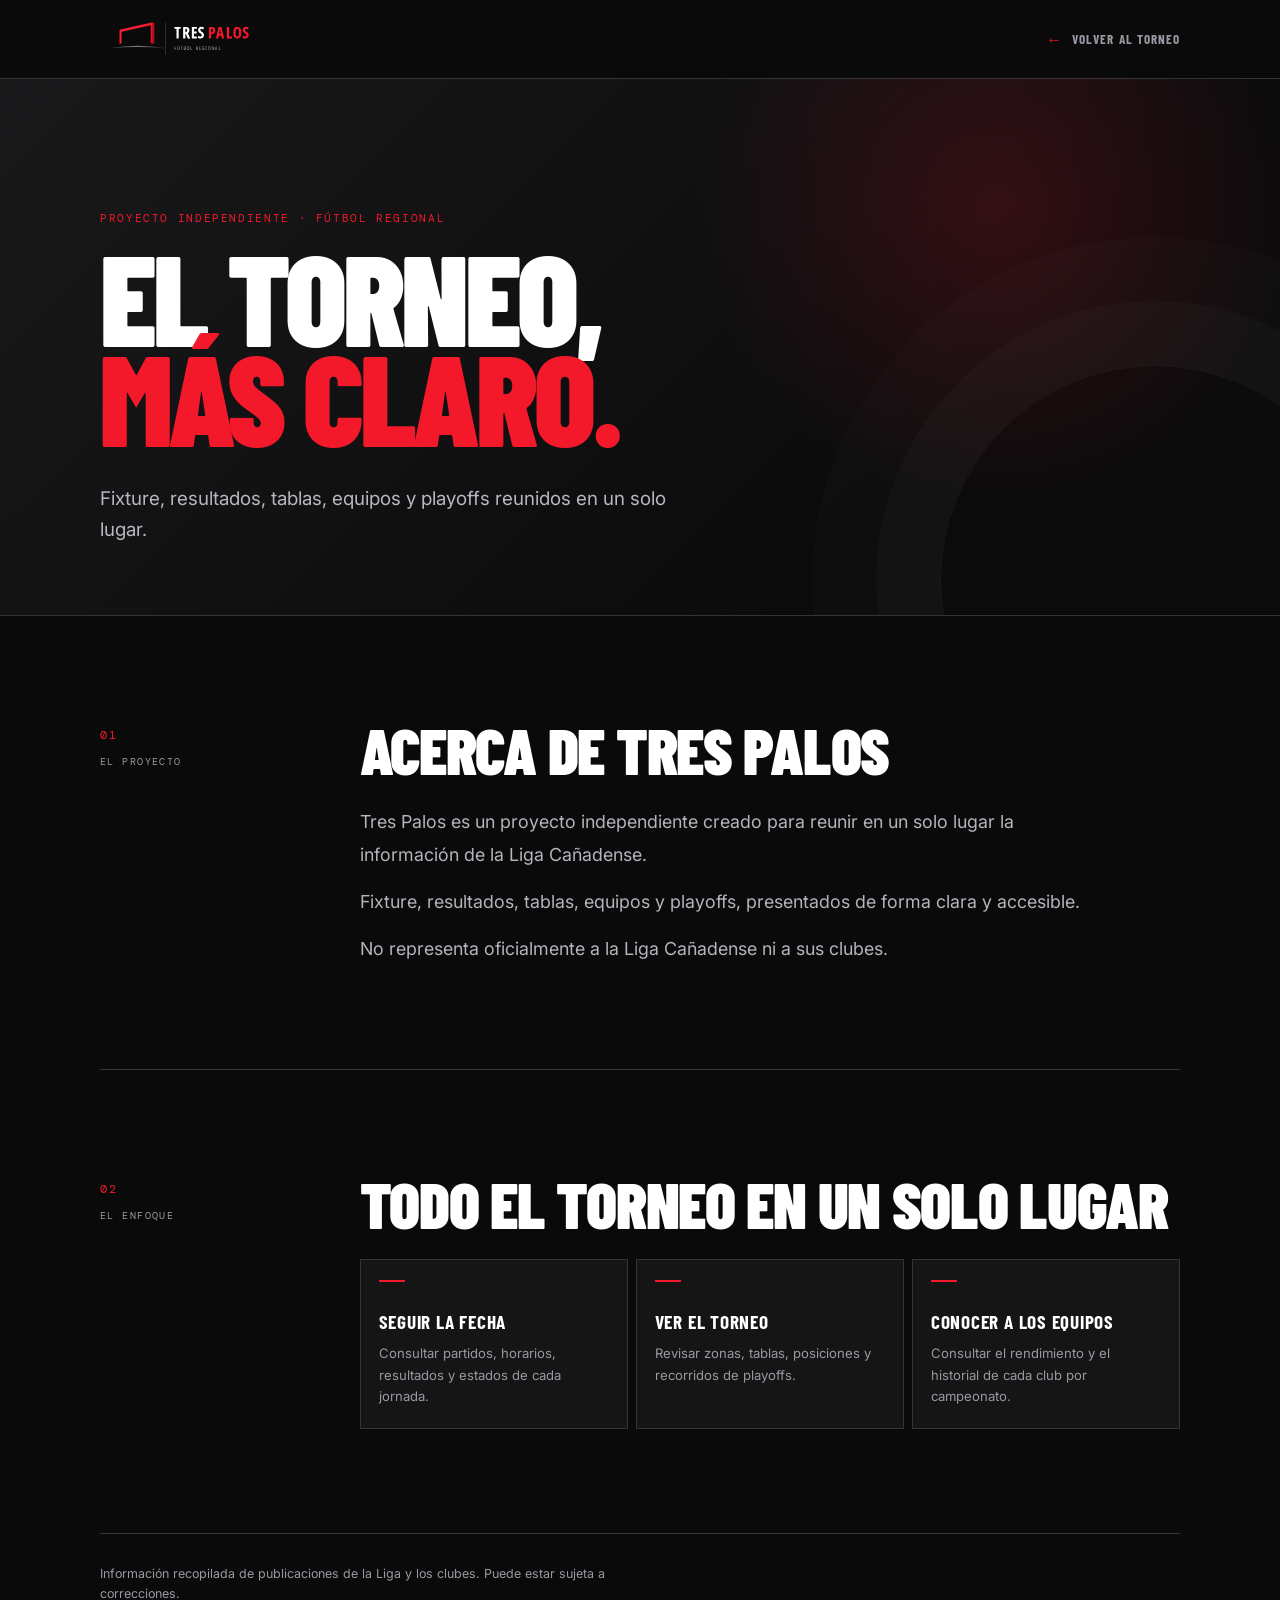
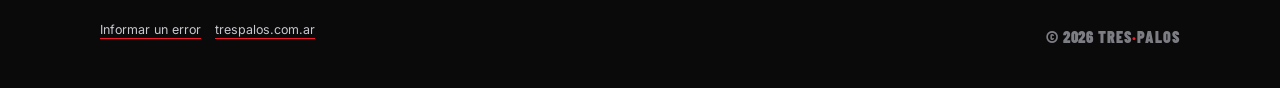
<file: acerca.html>
<!DOCTYPE html>
<html lang="es-AR">
<head>
  <meta charset="UTF-8">
  <meta name="viewport" content="width=device-width, initial-scale=1.0">
  <title>Acerca de Tres Palos — Fútbol Regional</title>
  <meta
    name="description"
    content="Conocé el proyecto independiente Tres Palos y su trabajo para ordenar y visualizar datos del fútbol regional."
  >
  <meta name="theme-color" content="#0A0B0D">

  <!-- Dominio oficial: actualizar estas URLs solo si cambia el dominio público. -->
  <link rel="canonical" href="https://trespalos.com.ar/acerca.html">
  <meta property="og:type" content="website">
  <meta property="og:locale" content="es_AR">
  <meta property="og:site_name" content="Tres Palos">
  <meta property="og:title" content="Acerca de Tres Palos — Fútbol Regional">
  <meta
    property="og:description"
    content="Un proyecto independiente creado para ordenar y visualizar datos del fútbol regional."
  >
  <meta property="og:url" content="https://trespalos.com.ar/acerca.html">
  <meta
    property="og:image"
    content="https://trespalos.com.ar/assets/brand/social/tres-palos-compartir-1200x630.png"
  >
  <meta property="og:image:width" content="1200">
  <meta property="og:image:height" content="630">
  <meta property="og:image:alt" content="Tres Palos — Fútbol Regional">

  <link rel="icon" type="image/svg+xml" href="/assets/brand/favicon/favicon.svg">
  <link rel="icon" type="image/png" sizes="32x32" href="/assets/brand/favicon/favicon-32x32.png">
  <link rel="apple-touch-icon" sizes="180x180" href="/assets/brand/favicon/favicon-180x180.png">
  <link rel="manifest" href="/manifest.webmanifest">

  <script type="application/ld+json">
  {
    "@context": "https://schema.org",
    "@type": "AboutPage",
    "name": "Acerca de Tres Palos",
    "url": "https://trespalos.com.ar/acerca.html",
    "description": "Tres Palos es un proyecto independiente creado para ordenar y visualizar datos del fútbol regional.",
    "inLanguage": "es-AR",
    "isPartOf": {
      "@id": "https://trespalos.com.ar/#website"
    },
    "about": {
      "@id": "https://trespalos.com.ar/#organization"
    }
  }
  </script>

  <link rel="stylesheet" href="/styles/about.css?v=1">
  <link rel="preconnect" href="https://fonts.googleapis.com">
  <link rel="preconnect" href="https://fonts.gstatic.com" crossorigin>
  <link href="https://fonts.googleapis.com/css2?family=Barlow+Condensed:wght@600;700;900&family=DM+Mono:wght@400;500&family=Inter:wght@400;500;600&display=swap" rel="stylesheet">
</head>
<body>
  <a class="skip-link" href="#contenido">Saltar al contenido</a>

  <header class="about-header">
    <div class="about-header__inner">
      <a class="about-brand" href="/" aria-label="Ir al inicio de Tres Palos">
        <img
          src="/assets/brand/tres-palos-logo-horizontal-fondo-oscuro.svg"
          alt="Tres Palos"
          width="240"
          height="63"
        >
      </a>
      <a class="about-back" href="/">
        <span aria-hidden="true">←</span> Volver al torneo
      </a>
    </div>
  </header>

  <main id="contenido">
    <section class="about-hero" aria-labelledby="about-title">
      <div class="about-hero__inner">
        <p class="about-kicker">Proyecto independiente · Fútbol regional</p>
        <h1 id="about-title">
          El torneo,<br>
          <em>más claro.</em>
        </h1>
        <p class="about-lead">
          Fixture, resultados, tablas, equipos y playoffs reunidos en un solo lugar.
        </p>
      </div>
    </section>

    <div class="about-content">
      <section class="about-statement" aria-labelledby="project-title">
        <div class="about-section-label">
          <span>01</span>
          <p>El proyecto</p>
        </div>
        <div class="about-section-copy">
          <h2 id="project-title">Acerca de Tres Palos</h2>
          <p>
            Tres Palos es un proyecto independiente creado para reunir en un solo lugar
            la información de la Liga Cañadense.
          </p>
          <p>
            Fixture, resultados, tablas, equipos y playoffs, presentados de forma clara
            y accesible.
          </p>
          <p>
            No representa oficialmente a la Liga Cañadense ni a sus clubes.
          </p>
        </div>
      </section>

      <section class="about-method" aria-labelledby="method-title">
        <div class="about-section-label">
          <span>02</span>
          <p>El enfoque</p>
        </div>
        <div class="about-section-copy">
          <h2 id="method-title">TODO EL TORNEO EN UN SOLO LUGAR</h2>
          <div class="about-principles">
            <article>
              <span>SEGUIR LA FECHA</span>
              <p>Consultar partidos, horarios, resultados y estados de cada jornada.</p>
            </article>
            <article>
              <span>VER EL TORNEO</span>
              <p>Revisar zonas, tablas, posiciones y recorridos de playoffs.</p>
            </article>
            <article>
              <span>CONOCER A LOS EQUIPOS</span>
              <p>Consultar el rendimiento y el historial de cada club por campeonato.</p>
            </article>
          </div>
        </div>
      </section>
    </div>
  </main>

  <footer class="about-footer">
    <div>
      <p>
        Información recopilada de publicaciones de la Liga y los clubes. Puede estar sujeta a correcciones.
      </p>
      <div class="about-footer__links">
        <a href="mailto:trespalos.lcf@gmail.com?subject=Correcci%C3%B3n%20de%20dato%20en%20Tres%20Palos&body=Secci%C3%B3n%20o%20partido%3A%0ADato%20a%20corregir%3A%0AFuente%20o%20detalle%3A">Informar un error</a>
        <a href="https://trespalos.com.ar">trespalos.com.ar</a>
      </div>
    </div>
    <div class="about-footer__mark">© 2026 Tres<span>·</span>Palos</div>
  </footer>
</body>
</html>
</file>
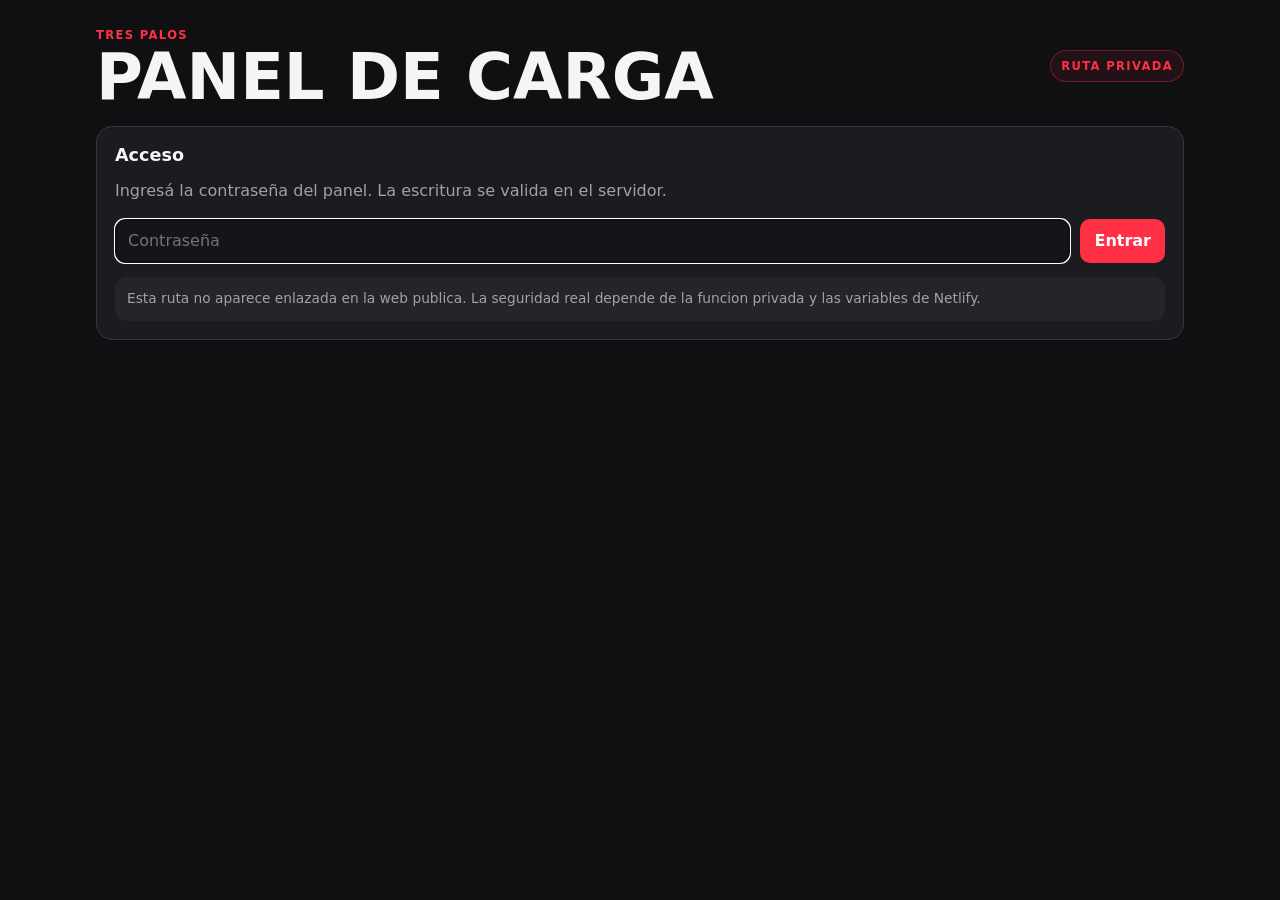
<file: tp-admin-7c9f2026.html>
<!doctype html>
<html lang="es">
<head>
  <meta charset="utf-8">
  <meta name="viewport" content="width=device-width, initial-scale=1">
  <meta name="robots" content="noindex,nofollow">
  <title>Panel de carga · Tres Palos</title>
  <link rel="stylesheet" href="styles/admin.css?v=18">
</head>
<body>
  <main class="admin-shell">
    <header class="admin-header">
      <div>
        <span class="eyebrow">Tres Palos</span>
        <h1>Panel de carga</h1>
      </div>
      <span class="route-badge">Ruta privada</span>
    </header>

    <section class="admin-card" id="authCard">
      <h2>Acceso</h2>
      <p>Ingresá la contraseña del panel. La escritura se valida en el servidor.</p>
      <form id="authForm" class="auth-form">
        <input
          id="adminPassword"
          type="password"
          autocomplete="current-password"
          placeholder="Contraseña"
          required
        >
        <button type="submit">Entrar</button>
      </form>
      <div class="notice">
        Esta ruta no aparece enlazada en la web publica. La seguridad real depende
        de la funcion privada y las variables de Netlify.
      </div>
    </section>

    <section class="admin-app hidden" id="adminApp">
      <div class="status" id="statusBox">Listo.</div>

      <div class="admin-navigation">
        <div
          class="admin-view-tabs"
          role="tablist"
          aria-label="Vista del panel"
        >
          <button
            type="button"
            class="admin-view-tab on"
            id="adminViewPartidosTab"
            data-admin-view="partidos"
            role="tab"
            aria-selected="true"
            aria-controls="adminViewPartidos"
          >
            PARTIDOS
          </button>
          <button
            type="button"
            class="admin-view-tab"
            id="adminViewJugadoresTab"
            data-admin-view="jugadores"
            role="tab"
            aria-selected="false"
            aria-controls="adminViewJugadores"
          >
            JUGADORES
          </button>
        </div>

        <div class="admin-global-actions">
          <button type="button" id="refreshBtn" class="ghost">
            Recargar datos
          </button>
          <button type="button" id="logoutBtn" class="ghost">Salir</button>
        </div>
      </div>

      <section
        class="admin-view-panel admin-view-panel--partidos"
        id="adminViewPartidos"
        data-admin-view-panel="partidos"
        role="tabpanel"
        aria-labelledby="adminViewPartidosTab"
      >
        <section class="admin-card tournament-panel">
          <div class="panel-heading">
            <div>
              <span class="eyebrow">Contexto obligatorio</span>
              <h2>Torneo de trabajo</h2>
            </div>
            <span class="tournament-state" id="workTournamentState">
              Sin seleccionar
            </span>
          </div>

          <p class="stage-intro">
            Elegi el torneo antes de cargar, corregir o eliminar datos del panel.
            Las operaciones de partidos e incidencias quedan limitadas a este
            torneo.
          </p>

          <div class="work-tournament-controls">
            <label>
              Torneo
              <select id="workTournamentSelect" required>
                <option value="">Cargando torneos...</option>
              </select>
            </label>
          </div>

          <div class="form-feedback" id="workTournamentFeedback">
            Selecciona un torneo para habilitar partidos e incidencias.
          </div>
        </section>

        <div class="toolbar match-filters">
          <div>
            <label for="typeFilter">Tipo</label>
            <select id="typeFilter">
              <option value="regular">Fase regular</option>
              <option value="playoff">Playoffs</option>
              <option value="all">Todos</option>
            </select>
          </div>
          <div>
            <label for="dateFilter">Fecha</label>
            <select id="dateFilter">
              <option value="">Todas</option>
            </select>
          </div>
          <div>
            <label for="zoneFilter">Zona</label>
            <select id="zoneFilter">
              <option value="">Todas</option>
            </select>
          </div>
          <div>
            <label for="statusFilter">Estado</label>
            <select id="statusFilter">
              <option value="">Todos</option>
            </select>
          </div>
          <div>
            <label for="searchInput">Buscar</label>
            <input id="searchInput" type="search" placeholder="Equipo o ID">
          </div>
        </div>

        <div class="admin-grid match-workflow">
        <section class="admin-card matches-panel">
          <h2>Partidos</h2>
          <div id="matchListSummary" class="match-list-summary">
            Selecciona un torneo para listar partidos.
          </div>
          <div id="matchList" class="match-list"></div>
        </section>

        <div class="match-workflow-detail">
          <section class="admin-card selected-match-panel" id="selectedMatchPanel">
            <div class="panel-heading">
              <div>
                <span class="eyebrow">Partido seleccionado</span>
                <h2>Partido seleccionado</h2>
              </div>
              <span class="selected-match-state" id="selectedMatchState">
                Sin seleccionar
              </span>
            </div>
            <div id="selectedMatchSummary" class="selected-match-summary">
              Elegí un partido para continuar.
            </div>
          </section>

          <section class="admin-card editor-panel" id="matchEditorPanel">
            <h2>Editar partido</h2>
            <div id="emptyEditor" class="empty-editor">
              Elegí un partido para cargar datos.
            </div>

            <form id="matchForm" class="match-form hidden">
              <input type="hidden" id="partidoId">

              <div class="form-section-title">Equipos</div>
              <div class="form-row two">
                <label>
                  Local
                  <input id="localInput" type="text">
                </label>
                <label>
                  Visitante
                  <input id="visitanteInput" type="text">
                </label>
              </div>

              <div class="form-section-title">Programación</div>
              <div class="form-row three">
                <label>
                  Fecha
                  <input id="fechaInput" type="date">
                </label>
                <label>
                  Hora
                  <input id="horaInput" type="time">
                </label>
                <label>
                  Estado
                  <select id="estadoInput">
                    <option value="programado">Programado</option>
                    <option value="en_vivo">En vivo</option>
                    <option value="finalizado">Finalizado</option>
                    <option value="pendiente_resultado">Pendiente resultado</option>
                    <option value="suspendido">Suspendido</option>
                    <option value="postergado">Postergado</option>
                  </select>
                </label>
              </div>

              <div class="form-row two">
                <label>
                  Estadio / sede
                  <input id="estadioInput" type="text" placeholder="Vacío = A confirmar">
                </label>
                <label>
                  Árbitro principal
                  <input id="arbitroInput" type="text" placeholder="Vacío = A confirmar">
                </label>
              </div>

              <div class="form-section-title">Inicio</div>
              <div class="featured-admin-box">
                <label class="featured-toggle">
                  <input id="destacadoInicioInput" type="checkbox">
                  <span>
                    <strong>Destacar en Inicio</strong>
                    <small>Al guardar, reemplaza al destacado actual de este torneo.</small>
                  </span>
                </label>

                <label id="destacadoTituloLabel">
                  Título destacado
                  <input
                    id="destacadoTituloInput"
                    type="text"
                    maxlength="120"
                    placeholder="Clásico de Las Parejas"
                  >
                </label>
              </div>

              <div class="form-section-title">Resultado</div>
              <div class="form-row two">
                <label>
                  Goles local
                  <input id="golesLocalInput" type="number" min="0" inputmode="numeric">
                </label>
                <label>
                  Goles visitante
                  <input id="golesVisitanteInput" type="number" min="0" inputmode="numeric">
                </label>
              </div>

              <div class="form-row two">
                <label>
                  Penales local
                  <input id="penalesLocalInput" type="number" min="0" inputmode="numeric">
                </label>
                <label>
                  Penales visitante
                  <input id="penalesVisitanteInput" type="number" min="0" inputmode="numeric">
                </label>
              </div>

              <div class="source-info" id="sourceInfo"></div>

              <div class="actions">
                <button type="submit" id="saveBtn">Guardar cambios</button>
                <button type="button" class="ghost" id="clearScoreBtn">Limpiar resultado</button>
              </div>
              <div class="form-feedback" id="saveFeedback">
                Modificá uno o más campos y guardá los cambios.
              </div>
            </form>
          </section>
        </div>
      </div>

      <section class="admin-card live-mode-panel">
        <div class="panel-heading">
          <div>
            <span class="eyebrow">Carga posterior</span>
            <h2>Incidencias del partido</h2>
          </div>
          <span class="live-mode-state" id="liveModeState">
            Sin seleccionar
          </span>
        </div>

        <div class="match-required-message">
          Elegí un partido para continuar.
        </div>

        <div class="match-dependent-detail">
          <p class="stage-intro">
            El resultado no se modifica desde acá. Elegí primero el equipo,
            después la incidencia y finalmente el jugador del plantel.
            Tiempo y minuto son opcionales.
          </p>

          <label class="live-match-select">
            Partido
            <select id="liveMatch"></select>
          </label>

          <div class="live-scoreboard">
            <div class="live-team live-team-local">
              <span>Local</span>
              <strong id="liveLocalName">Por definir</strong>
            </div>
            <div class="live-score" id="liveScore">0 - 0</div>
            <div class="live-team live-team-away">
              <span>Visitante</span>
              <strong id="liveAwayName">Por definir</strong>
            </div>
          </div>
          <div class="live-team-picker" aria-labelledby="liveTeamPickerTitle">
            <div class="form-section-title" id="liveTeamPickerTitle">
              ¿PARA QUÉ EQUIPO?
            </div>
            <div class="live-team-options">
              <button
                type="button"
                class="live-team-option"
                id="liveTeamLocalBtn"
                data-live-side="local"
                aria-pressed="false"
              >
                <strong>Por definir</strong>
                <small>LOCAL</small>
              </button>
              <button
                type="button"
                class="live-team-option"
                id="liveTeamAwayBtn"
                data-live-side="visitante"
                aria-pressed="false"
              >
                <strong>Por definir</strong>
                <small>VISITANTE</small>
              </button>
            </div>
            <div
              class="event-player-state"
              id="liveSelectedTeamState"
              aria-live="polite"
            >
              Primero elegí el equipo
            </div>
          </div>
          <div class="live-action-panel" aria-labelledby="liveActionTitle">
            <div class="form-section-title" id="liveActionTitle">
              Tipo de incidencia
            </div>
            <div class="live-action-grid" id="liveActionGrid"></div>
          </div>
          <div class="live-goal-progress" id="liveGoalProgress">
            Cargá primero el resultado del partido.
          </div>
          <div class="live-consistency">
            <div class="live-consistency-head">
              <strong>Control de consistencia</strong>
              <span id="liveConsistencyState">Sin revisar</span>
            </div>
            <div id="liveConsistencyList">
              Elegí un partido para revisar sus incidencias.
            </div>
          </div>

          <div class="live-timeline-heading">
            <h3>Últimas acciones</h3>
            <span id="liveEventCount">0 incidencias</span>
          </div>
          <div class="live-timeline" id="liveTimeline">
            Elegí un partido para comenzar.
          </div>

          <div class="live-controls">
            <button type="button" class="ghost" id="liveUndoBtn">
              Deshacer última
            </button>
            <button type="button" id="liveFinishBtn">
              Confirmar finalizado
            </button>
          </div>

          <div class="form-feedback" id="liveFeedback">
            Elegí un partido para completar sus incidencias.
          </div>
        </div>
      </section>

      <div class="live-picker hidden" id="livePicker" aria-hidden="true">
        <div class="live-picker-backdrop" data-live-close></div>
        <section
          class="live-picker-sheet"
          role="dialog"
          aria-modal="true"
          aria-labelledby="livePickerTitle"
        >
          <div class="live-picker-head">
            <div>
              <span class="eyebrow" id="livePickerEyebrow">
                Incidencia
              </span>
              <h2 id="livePickerTitle">Elegí al jugador</h2>
            </div>
            <button
              type="button"
              class="ghost live-picker-close"
              id="livePickerCloseBtn"
              data-live-close
              aria-label="Cerrar"
            >
              Cerrar
            </button>
          </div>
          <p id="livePickerHelp">
            Elegí al jugador del equipo seleccionado y guardá la incidencia.
          </p>
          <div class="live-picker-empty hidden" id="liveEmptyRoster">
            <div class="event-player-state" data-type="warn">
              Todavía no hay jugadores cargados para este club y torneo
            </div>
            <div class="live-picker-empty-actions">
              <button type="button" id="liveEmptyAddPlayerBtn">
                Agregar jugador al plantel
              </button>
              <button type="button" class="ghost" data-live-close>
                Cerrar
              </button>
            </div>
          </div>
          <label
            class="live-player-search"
            id="livePlayerSearchWrap"
            for="livePlayerSearch"
          >
            Buscar en el plantel
            <input
              id="livePlayerSearch"
              type="search"
              autocomplete="off"
              placeholder="Nombre del jugador"
              role="combobox"
              aria-autocomplete="list"
              aria-expanded="false"
              aria-controls="livePlayerGrid"
            >
          </label>
          <div
            class="event-player-state"
            id="livePlayerState"
            aria-live="polite"
          >
            Seleccioná un tipo de incidencia.
          </div>
          <div class="live-picker-moment" id="livePickerMoment">
            <label>
              Tiempo
              <select id="livePeriod">
                <option value="">Sin informar</option>
                <option value="primer_tiempo">1.er tiempo</option>
                <option value="segundo_tiempo">2.º tiempo</option>
              </select>
            </label>
            <label>
              Minuto total
              <input
                id="liveMinute"
                type="number"
                min="1"
                max="130"
                inputmode="numeric"
                placeholder="Ej. 67"
              >
            </label>
          </div>
          <div class="live-player-grid" id="livePlayerGrid"></div>
          <div class="live-picker-actions" id="livePickerActions">
            <button type="button" class="ghost" id="liveAddPlayerBtn">
              Agregar jugador al plantel
            </button>
            <button type="button" id="liveSaveActionBtn" disabled>
              Guardar incidencia
            </button>
          </div>
        </section>
      </div>

      <section class="admin-card analytics-panel">
        <div class="panel-heading">
          <div>
            <span class="eyebrow">Últimos 30 días</span>
            <h2>Consultas del sitio</h2>
          </div>
          <span class="analytics-total" id="analyticsTotal">0 eventos</span>
        </div>

        <div class="analytics-summary">
          <div>
            <strong id="tabViewsTotal">0</strong>
            <span>Pestañas vistas</span>
          </div>
          <div>
            <strong id="matchViewsTotal">0</strong>
            <span>Partidos abiertos</span>
          </div>
        </div>

        <div class="analytics-grid">
          <div>
            <h3>Pestañas más consultadas</h3>
            <div class="analytics-list" id="tabAnalytics">
              Sin medición disponible.
            </div>
          </div>
          <div>
            <h3>Partidos más consultados</h3>
            <div class="analytics-list" id="matchAnalytics">
              Sin medición disponible.
            </div>
          </div>
        </div>
      </section>

      <section class="admin-card stage-panel">
        <div class="panel-heading">
          <div>
            <span class="eyebrow">Control del torneo</span>
            <h2>Cierre y respaldos de etapas</h2>
          </div>
          <span class="stage-state" id="stageState">Sin seleccionar</span>
        </div>

        <p class="stage-intro">
          Al cerrar una fecha o fase se valida que todos sus partidos tengan
          equipos y resultado, se crea un respaldo inmutable y se bloquean
          nuevas ediciones.
        </p>

        <div class="stage-controls">
          <label>
            Fecha o fase
            <select id="stageAdminSelect"></select>
          </label>
          <label>
            Nota del cierre
            <input
              id="stageNote"
              type="text"
              maxlength="500"
              placeholder="Opcional: fuente, correccion o detalle"
            >
          </label>
        </div>

        <div class="stage-summary">
          <div>
            <strong id="stageMatchesTotal">0</strong>
            <span>Partidos</span>
          </div>
          <div>
            <strong id="stageMatchesReady">0</strong>
            <span>Completos</span>
          </div>
          <div>
            <strong id="stageMatchesPending">0</strong>
            <span>Faltantes</span>
          </div>
        </div>

        <div class="stage-validation" id="stageValidation">
          Cargando estado de las etapas...
        </div>

        <div class="actions">
          <button type="button" id="closeStageBtn">Cerrar y respaldar</button>
          <button type="button" id="reopenStageBtn" class="ghost">
            Reabrir etapa
          </button>
        </div>

        <div class="form-feedback" id="stageFeedback">
          Elegí una etapa para revisar su estado.
        </div>

        <div class="backup-heading">
          <h3>Historial de respaldos</h3>
          <span id="backupCount">0 copias</span>
        </div>
        <div class="backup-list" id="backupList">
          Todavía no hay respaldos.
        </div>
      </section>

      <section class="admin-card clubs-panel">
        <div class="panel-heading">
          <div>
            <span class="eyebrow">Base institucional</span>
            <h2>Clubes</h2>
          </div>
          <span class="analytics-total" id="clubsTotal">0 clubes</span>
        </div>

        <p class="stage-intro">
          Una ficha única por institución. El nombre oficial y el ID permanecen
          fijos para no romper partidos históricos.
        </p>

        <div class="club-admin-grid">
          <div class="club-list" id="clubList">
            Cargando clubes...
          </div>

          <div>
            <div class="empty-editor" id="emptyClubEditor">
              Elegí un club para editar su ficha.
            </div>

            <form id="clubForm" class="match-form hidden">
              <input type="hidden" id="clubId">

              <div class="form-section-title">Identidad</div>
              <label>
                Nombre oficial
                <input id="clubOfficialName" type="text" readonly>
              </label>

              <div class="form-row two">
                <label>
                  Nombre corto
                  <input id="clubShortName" type="text" required>
                </label>
                <label>
                  Apodo
                  <input id="clubNickname" type="text" placeholder="Opcional">
                </label>
              </div>

              <div class="form-row three">
                <label>
                  Ciudad
                  <input id="clubCity" type="text" required>
                </label>
                <label>
                  Provincia
                  <input id="clubProvince" type="text" required>
                </label>
                <label>
                  Zona
                  <select id="clubZone">
                    <option value="1">Zona 1</option>
                    <option value="2">Zona 2</option>
                    <option value="3">Zona 3</option>
                  </select>
                </label>
              </div>

              <label>
                Estadio habitual
                <input
                  id="clubStadium"
                  type="text"
                  placeholder="Opcional"
                >
              </label>

              <div class="form-section-title">Visual y búsqueda</div>
              <label>
                Ruta del escudo
                <input
                  id="clubShield"
                  type="text"
                  placeholder="/assets/img/club.png"
                >
              </label>

              <div class="form-row two">
                <label>
                  Color primario
                  <input
                    id="clubPrimaryColor"
                    type="text"
                    placeholder="#RRGGBB"
                    pattern="#[0-9A-Fa-f]{6}"
                  >
                </label>
                <label>
                  Color secundario
                  <input
                    id="clubSecondaryColor"
                    type="text"
                    placeholder="#RRGGBB"
                    pattern="#[0-9A-Fa-f]{6}"
                  >
                </label>
              </div>

              <label>
                Aliases
                <input
                  id="clubAliases"
                  type="text"
                  placeholder="Separados por coma"
                >
              </label>

              <label class="toggle-label">
                <input id="clubActive" type="checkbox">
                <span>Club activo en la competencia actual</span>
              </label>

              <div class="actions">
                <button type="submit" id="saveClubBtn">
                  Guardar club
                </button>
              </div>
              <div class="form-feedback" id="clubFeedback">
                Modificá la ficha y guardá los cambios.
              </div>
            </form>
          </div>
        </div>
      </section>

      <section class="admin-card events-panel">
        <div class="panel-heading">
          <div>
            <span class="eyebrow">Secuencia del partido</span>
            <h2>Incidencias</h2>
          </div>
          <span class="analytics-total" id="eventsTotal">0 incidencias</span>
        </div>

        <div class="match-required-message">
          Elegí un partido para continuar.
        </div>

        <div class="match-dependent-detail">
          <p class="stage-intro">
            Las incidencias nuevas usan el plantel del club y torneo del partido.
            Cargalas de la primera a la última o corregí el orden con las flechas.
            Tiempo y minuto son opcionales.
            Los nombres históricos pueden conciliarse como datos por verificar.
            En un gol en contra, elegí el club al que pertenece el jugador.
          </p>

          <div class="event-filters">
            <label>
              Partido
              <select id="eventMatch"></select>
            </label>
            <button type="button" id="newEventBtn">
              Agregar incidencia
            </button>
          </div>

          <div class="event-admin-grid">
          <div class="event-admin-list" id="eventList">
            Cargando incidencias...
          </div>

          <div>
            <div class="empty-editor" id="emptyEventEditor">
              Elegí una incidencia o agregá una nueva.
            </div>

            <form id="eventForm" class="match-form hidden">
              <input type="hidden" id="eventId">

              <div class="form-row two">
                <label>
                  Tipo
                  <select id="eventType">
                    <option value="gol">Gol</option>
                    <option value="gol_penal">Gol de penal</option>
                    <option value="gol_en_contra">Gol en contra</option>
                    <option value="amarilla">Amarilla</option>
                    <option value="doble_amarilla">
                      Segunda amarilla + roja
                    </option>
                    <option value="roja">Roja</option>
                    <option value="cambio">Cambio</option>
                  </select>
                </label>
                <label>
                  Equipo
                  <select id="eventTeam"></select>
                </label>
              </div>

              <div class="form-row two">
                <label>
                  Tiempo
                  <select id="eventPeriod">
                    <option value="">Sin informar</option>
                    <option value="primer_tiempo">1.er tiempo</option>
                    <option value="segundo_tiempo">2.º tiempo</option>
                  </select>
                </label>
                <label>
                  Minuto total
                  <input
                    id="eventMinute"
                    type="number"
                    min="1"
                    max="130"
                    inputmode="numeric"
                    placeholder="Ej. 67"
                  >
                </label>
              </div>

              <div class="event-player-picker">
                <label for="eventPlayerSearch">
                  Buscar jugador
                  <input
                    id="eventPlayerSearch"
                    type="search"
                    autocomplete="off"
                    placeholder="Nombre del jugador"
                    role="combobox"
                    aria-autocomplete="list"
                    aria-expanded="false"
                    aria-controls="eventPlayerResults"
                  >
                </label>
                <input type="hidden" id="eventPlayer">
                <div>
                  <span id="eventPlayerLabel">Jugador</span>
                  <div
                    class="player-search-results"
                    id="eventPlayerResults"
                    role="listbox"
                    aria-label="Jugadores del plantel"
                  ></div>
                </div>
                <div
                  class="event-player-state"
                  id="eventPlayerState"
                  aria-live="polite"
                >
                  Selecciona equipo para cargar jugadores.
                </div>
                <button
                  type="button"
                  class="ghost"
                  id="eventPlayerMissingBtn"
                >
                  Jugador no encontrado
                </button>
              </div>

              <div class="hidden" id="eventRelatedWrap">
                <input type="hidden" id="eventRelatedPlayer">
                <span>Jugador que entra</span>
                <div
                  class="player-search-results"
                  id="eventRelatedPlayerResults"
                  role="listbox"
                  aria-label="Jugadores que entran"
                ></div>
              </div>

              <div class="legacy-event hidden" id="eventLegacyBlock">
                <span>Evento historico sin jugador vinculado</span>
                <strong id="eventLegacyName"></strong>
                <div class="legacy-link-actions">
                  <button
                    type="button"
                    class="ghost"
                    id="eventLinkLegacyBtn"
                  >
                    Vincular jugador
                  </button>
                </div>
              </div>

              <div
                class="event-missing-flow hidden"
                id="eventMissingFlow"
                aria-labelledby="eventMissingTitle"
              >
                <div class="event-missing-head">
                  <div>
                    <span class="eyebrow">Jugador no encontrado</span>
                    <h3 id="eventMissingTitle">Buscar persona</h3>
                  </div>
                  <button
                    type="button"
                    class="ghost"
                    id="eventMissingCloseBtn"
                  >
                    Cerrar
                  </button>
                </div>
                <label for="eventMissingName">
                  Nombre recibido
                  <input
                    id="eventMissingName"
                    type="search"
                    autocomplete="off"
                    placeholder="Nombre de la fuente"
                  >
                </label>
                <div class="actions compact">
                  <button type="button" id="eventMissingSearchBtn">
                    Buscar persona
                  </button>
                </div>
                <div
                  class="event-missing-results"
                  id="eventMissingResults"
                  aria-live="polite"
                >
                  Ingresa un nombre y busca candidatos antes de crear.
                </div>
                <div
                  class="event-create-player hidden"
                  id="eventCreatePlayerBlock"
                >
                  <div class="event-create-summary" id="eventCreateSummary">
                    Revisa los candidatos antes de crear una persona nueva.
                  </div>
                  <label class="toggle-label">
                    <input id="eventCreateConfirm" type="checkbox">
                    <span>
                      Confirmo que no corresponde a los candidatos mostrados
                    </span>
                  </label>
                  <button type="button" id="eventCreatePlayerBtn">
                    Crear jugador e inscripción
                  </button>
                </div>
              </div>

              <label>
                Observaciones
                <textarea
                  id="eventNotes"
                  rows="3"
                  placeholder="Aclaración opcional"
                ></textarea>
              </label>

              <div class="actions">
                <button type="submit" id="saveEventBtn">
                  Guardar incidencia
                </button>
                <button
                  type="button"
                  class="ghost danger"
                  id="deleteEventBtn"
                >
                  Eliminar
                </button>
              </div>
              <div class="form-feedback" id="eventFeedback">
                Completá los datos disponibles.
              </div>
            </form>
          </div>
          </div>
        </div>
        </section>

      </section>

      <section
        class="admin-view-panel admin-view-panel--jugadores hidden"
        id="adminViewJugadores"
        data-admin-view-panel="jugadores"
        role="tabpanel"
        aria-labelledby="adminViewJugadoresTab"
        hidden
      >
        <section class="admin-card roster-panel">
          <div class="panel-heading">
            <div>
              <span class="eyebrow">Jugadores por competencia</span>
              <h2>Planteles</h2>
            </div>
            <span class="analytics-total" id="rosterTotal">0 jugadores</span>
          </div>

          <p class="stage-intro">
            Cada inscripción vincula una persona con un club y un torneo.
            Reutiliza al jugador existente si cambia de club o competencia.
          </p>

          <div class="roster-filters">
            <label>
              Torneo
              <select id="rosterTournament"></select>
            </label>
            <label>
              Club
              <select id="rosterClub"></select>
            </label>
            <button type="button" id="newRosterBtn">
              Agregar jugador
            </button>
          </div>

          <div class="roster-admin-grid">
          <div class="roster-list" id="rosterList">
            Cargando plantel...
          </div>

          <div>
            <div class="empty-editor" id="emptyRosterEditor">
              Elegí una inscripción o agregá un jugador.
            </div>

            <form id="rosterForm" class="match-form hidden">
              <input type="hidden" id="rosterEnrollmentId">
              <input type="hidden" id="rosterPlayerId">

              <div class="roster-search-panel" id="rosterSearchPanel">
                <div class="form-section-title">Buscar jugador existente</div>
                <label for="rosterPlayerSearch">
                  Buscar jugador existente
                  <input
                    id="rosterPlayerSearch"
                    type="search"
                    autocomplete="off"
                    placeholder="Escribí nombre o apellido..."
                    role="combobox"
                    aria-autocomplete="list"
                    aria-expanded="false"
                    aria-controls="rosterSearchResults"
                  >
                </label>
                <div
                  class="event-player-state"
                  id="rosterSearchState"
                  aria-live="polite"
                >
                  Escribí al menos 2 letras
                </div>
                <div
                  class="player-search-results"
                  id="rosterSearchResults"
                  role="listbox"
                  aria-live="polite"
                ></div>
                <button
                  type="button"
                  class="ghost hidden"
                  id="rosterCreateNewBtn"
                >
                  No aparece en los resultados - Crear jugador nuevo
                </button>
              </div>

              <div
                class="player-selection-summary hidden"
                id="rosterSelectedPlayer"
                aria-live="polite"
              ></div>

              <div
                class="event-create-player hidden"
                id="rosterCreatePlayerBlock"
              >
                <div class="form-section-title">Crear jugador nuevo</div>
                <label for="rosterPlayerName">
                  Nombre completo
                  <input id="rosterPlayerName" type="text">
                </label>
                <div class="event-create-summary" id="rosterCreateSummary">
                  Revisa los resultados antes de crear una persona nueva.
                </div>
                <label class="toggle-label">
                  <input id="rosterCreateConfirm" type="checkbox">
                  <span>
                    Confirmo que no corresponde a los candidatos mostrados
                  </span>
                </label>
                <button type="button" id="rosterCreatePlayerBtn">
                  Crear jugador e inscripción
                </button>
              </div>

              <div class="roster-details-block hidden" id="rosterDetailsBlock">
              <div class="form-section-title">Identidad</div>

              <label for="rosterPlayerNameEdit">
                Nombre completo
                <input id="rosterPlayerNameEdit" type="text" required>
              </label>

              <details class="optional-details" id="rosterExtraData">
                <summary>Datos adicionales</summary>
                <label for="rosterAliases">
                  Nombres alternativos
                  <input
                    id="rosterAliases"
                    type="text"
                    placeholder="Apodo o variantes, separados por coma"
                  >
                </label>
              </details>

              <div class="form-section-title">Inscripción</div>
              <div class="form-row three">
                <label>
                  Posición
                  <select id="rosterPosition">
                    <option value="sin_definir">Sin definir</option>
                    <option value="arquero">Arquero</option>
                    <option value="defensor">Defensor</option>
                    <option value="mediocampista">Mediocampista</option>
                    <option value="delantero">Delantero</option>
                  </select>
                </label>
                <label>
                  Dorsal
                  <input
                    id="rosterShirt"
                    type="number"
                    min="1"
                    max="99"
                    inputmode="numeric"
                  >
                </label>
                <label>
                  Estado
                  <select id="rosterStatus">
                    <option value="por_verificar">Por verificar</option>
                    <option value="confirmado">Confirmado</option>
                    <option value="inactivo">Inactivo</option>
                  </select>
                </label>
              </div>

              <div class="form-row two">
                <label>
                  Desde
                  <input id="rosterFrom" type="date">
                </label>
                <label>
                  Hasta
                  <input id="rosterTo" type="date">
                </label>
              </div>

              <label>
                Fuente
                <input
                  id="rosterSource"
                  type="text"
                  placeholder="Planilla, club, transmisión o medio"
                >
              </label>

              <label>
                Observaciones
                <textarea
                  id="rosterNotes"
                  rows="3"
                  placeholder="Dato pendiente, transferencia o aclaración"
                ></textarea>
              </label>

              <div class="actions">
                <button type="submit" id="saveRosterBtn">
                  Guardar inscripción
                </button>
                <button
                  type="button"
                  class="ghost danger hidden"
                  id="toggleRosterBtn"
                >
                  Quitar del plantel
                </button>
              </div>
              </div>
              <div class="form-feedback" id="rosterFeedback">
                Completá los datos disponibles.
              </div>
            </form>
          </div>
          </div>
        </section>
      </section>

    </section>
  </main>

  <script src="js/admin-match-flow.js?v=2"></script>
  <script src="js/admin-panel.js?v=30"></script>
</body>
</html>
</file>
<file: styles/about.css>
:root {
  color-scheme: dark;
  --bg: #0a0a0b;
  --surface: #151516;
  --surface-2: #1d1d20;
  --border: #34343a;
  --text: #dedee5;
  --muted: #9999a3;
  --white: #ffffff;
  --red: #f3192b;
}

*,
*::before,
*::after {
  box-sizing: border-box;
}

html {
  scroll-behavior: smooth;
}

body {
  min-width: 320px;
  margin: 0;
  background: var(--bg);
  color: var(--text);
  font-family: 'Inter', sans-serif;
  -webkit-font-smoothing: antialiased;
}

a {
  color: inherit;
}

a:focus-visible {
  outline: 2px solid var(--red);
  outline-offset: 4px;
}

.skip-link {
  position: fixed;
  top: 12px;
  left: 12px;
  z-index: 20;
  padding: 10px 14px;
  background: var(--white);
  color: var(--bg);
  font-weight: 700;
  text-decoration: none;
  transform: translateY(-160%);
}

.skip-link:focus {
  transform: translateY(0);
}

.about-header {
  position: relative;
  z-index: 2;
  border-bottom: 1px solid var(--border);
  background: rgba(10, 10, 11, .94);
}

.about-header__inner {
  width: min(100% - 32px, 1080px);
  min-height: 78px;
  margin: 0 auto;
  display: flex;
  align-items: center;
  justify-content: space-between;
  gap: 24px;
}

.about-brand {
  display: inline-flex;
  align-items: center;
}

.about-brand img {
  width: 190px;
  height: auto;
  display: block;
}

.about-back {
  min-height: 44px;
  display: inline-flex;
  align-items: center;
  gap: 9px;
  color: var(--muted);
  font-family: 'Barlow Condensed', sans-serif;
  font-size: .82rem;
  font-weight: 700;
  letter-spacing: .08em;
  text-decoration: none;
  text-transform: uppercase;
}

.about-back span {
  color: var(--red);
  font-size: 1rem;
}

.about-back:hover {
  color: var(--white);
}

.about-hero {
  overflow: hidden;
  position: relative;
  border-bottom: 1px solid var(--border);
  background:
    radial-gradient(circle at 78% 24%, rgba(243, 25, 43, .17), transparent 28%),
    linear-gradient(135deg, #19191b 0%, #0b0b0c 72%);
}

.about-hero::after {
  content: '';
  position: absolute;
  right: -90px;
  bottom: -180px;
  width: 430px;
  height: 430px;
  border: 1px solid rgba(255, 255, 255, .055);
  border-radius: 50%;
  box-shadow:
    0 0 0 64px rgba(255, 255, 255, .018),
    0 0 0 128px rgba(255, 255, 255, .012);
}

.about-hero__inner {
  width: min(100% - 32px, 1080px);
  min-height: 480px;
  margin: 0 auto;
  padding: clamp(72px, 11vw, 132px) 0 70px;
  position: relative;
  z-index: 1;
}

.about-kicker,
.about-section-label {
  font-family: 'DM Mono', monospace;
  text-transform: uppercase;
}

.about-kicker {
  margin: 0 0 22px;
  color: var(--red);
  font-size: .68rem;
  letter-spacing: .15em;
}

.about-hero h1 {
  max-width: 760px;
  margin: 0;
  color: var(--white);
  font-family: 'Barlow Condensed', sans-serif;
  font-size: clamp(4.25rem, 11vw, 8rem);
  font-weight: 900;
  letter-spacing: -.035em;
  line-height: .78;
  text-transform: uppercase;
}

.about-hero h1 em {
  color: var(--red);
  font-style: normal;
}

.about-lead {
  max-width: 590px;
  margin: 36px 0 0;
  color: #b8b8c0;
  font-size: clamp(1rem, 2vw, 1.18rem);
  line-height: 1.65;
}

.about-content {
  width: min(100% - 32px, 1080px);
  margin: 0 auto;
}

.about-statement,
.about-method {
  padding: clamp(64px, 9vw, 104px) 0;
  display: grid;
  grid-template-columns: 170px minmax(0, 1fr);
  gap: clamp(32px, 7vw, 92px);
}

.about-statement {
  border-bottom: 1px solid var(--border);
}

.about-section-label {
  padding-top: 8px;
}

.about-section-label span {
  display: block;
  margin-bottom: 12px;
  color: var(--red);
  font-size: .72rem;
  letter-spacing: .14em;
}

.about-section-label p {
  margin: 0;
  color: var(--muted);
  font-size: .64rem;
  letter-spacing: .14em;
}

.about-section-copy h2 {
  margin: 0 0 24px;
  color: var(--white);
  font-family: 'Barlow Condensed', sans-serif;
  font-size: clamp(2.5rem, 5vw, 4.25rem);
  font-weight: 900;
  letter-spacing: -.02em;
  line-height: .95;
  text-transform: uppercase;
}

.about-section-copy > p {
  max-width: 720px;
  margin: 0;
  color: #b4b4bd;
  font-size: clamp(1rem, 1.7vw, 1.12rem);
  line-height: 1.85;
}

.about-section-copy > p + p {
  margin-top: 14px;
}

.about-principles {
  display: grid;
  grid-template-columns: repeat(3, minmax(0, 1fr));
  gap: 8px;
}

.about-principles article {
  min-height: 0;
  padding: 20px 18px;
  border: 1px solid var(--border);
  background: var(--surface);
}

.about-principles article::before {
  content: '';
  width: 26px;
  height: 2px;
  margin-bottom: 28px;
  display: block;
  background: var(--red);
}

.about-principles span {
  color: var(--white);
  font-family: 'Barlow Condensed', sans-serif;
  font-size: 1.2rem;
  font-weight: 700;
  letter-spacing: .04em;
  text-transform: uppercase;
}

.about-principles p {
  margin: 10px 0 0;
  color: var(--muted);
  font-size: .82rem;
  line-height: 1.65;
}

.about-footer {
  width: min(100% - 32px, 1080px);
  margin: 0 auto;
  padding: 30px 0 42px;
  display: flex;
  align-items: flex-end;
  justify-content: space-between;
  gap: 32px;
  border-top: 1px solid var(--border);
}

.about-footer p {
  max-width: 580px;
  margin: 0 0 8px;
  color: var(--muted);
  font-size: .78rem;
  line-height: 1.6;
}

.about-footer a {
  min-height: 34px;
  display: inline-flex;
  align-items: center;
  color: #c8c8cf;
  font-size: .78rem;
  text-decoration-color: var(--red);
  text-underline-offset: 4px;
}

.about-footer__links {
  display: flex;
  flex-wrap: wrap;
  gap: 8px 14px;
}

.about-footer__mark {
  flex-shrink: 0;
  color: #7d7d84;
  font-family: 'Barlow Condensed', sans-serif;
  font-size: 1rem;
  font-weight: 900;
  letter-spacing: .06em;
  text-transform: uppercase;
}

.about-footer__mark span {
  color: var(--red);
}

@media (max-width: 720px) {
  .about-header__inner {
    min-height: 68px;
  }

  .about-brand img {
    width: 154px;
  }

  .about-back {
    font-size: .72rem;
  }

  .about-hero__inner {
    min-height: 420px;
  }

  .about-statement,
  .about-method {
    grid-template-columns: 1fr;
    gap: 26px;
  }

  .about-section-label {
    display: flex;
    align-items: center;
    gap: 12px;
  }

  .about-section-label span {
    margin: 0;
  }

  .about-principles {
    grid-template-columns: 1fr;
    gap: 8px;
  }

  .about-principles article {
    padding: 18px 16px;
  }

  .about-principles article::before {
    margin-bottom: 14px;
  }

  .about-footer {
    align-items: flex-start;
    flex-direction: column;
  }
}

@media (max-width: 430px) {
  .about-header__inner,
  .about-content,
  .about-footer,
  .about-hero__inner {
    width: min(100% - 24px, 1080px);
  }

  .about-brand img {
    width: 132px;
  }

  .about-back {
    gap: 6px;
    letter-spacing: .04em;
  }

  .about-hero h1 {
    font-size: clamp(3.65rem, 19vw, 5rem);
  }
}

@media (prefers-reduced-motion: reduce) {
  html {
    scroll-behavior: auto;
  }

  *,
  *::before,
  *::after {
    transition-duration: .01ms !important;
  }
}
</file>
<file: styles/admin.css>
:root {
  --bg: #101013;
  --card: #1b1b20;
  --card2: #232329;
  --line: #36363f;
  --text: #f5f5f6;
  --muted: #a1a1aa;
  --red: #ff3045;
  --blue: #55a7ff;
  --green: #35c77a;
  --yellow: #f4b942;
}

* {
  box-sizing: border-box;
}

body {
  margin: 0;
  min-height: 100vh;
  overflow-x: hidden;
  background: var(--bg);
  color: var(--text);
  font-family: Inter, system-ui, -apple-system, BlinkMacSystemFont, "Segoe UI", sans-serif;
}

button,
input,
select,
textarea {
  font: inherit;
}

button {
  border: 0;
  border-radius: 10px;
  padding: 11px 14px;
  background: var(--red);
  color: white;
  font-weight: 700;
  cursor: pointer;
}

button:disabled {
  cursor: wait;
  opacity: .65;
}

button.ghost {
  border: 1px solid var(--line);
  background: transparent;
  color: var(--text);
}

button.danger {
  color: var(--red);
  border-color: rgba(255, 48, 69, .35);
}

input,
select,
textarea {
  width: 100%;
  min-height: 44px;
  border: 1px solid var(--line);
  border-radius: 10px;
  padding: 10px 12px;
  background: #141419;
  color: var(--text);
}

textarea {
  resize: vertical;
}

label {
  display: grid;
  gap: 7px;
  color: var(--muted);
  font-size: 0.78rem;
  font-weight: 700;
  letter-spacing: 0.04em;
  text-transform: uppercase;
}

.hidden {
  display: none !important;
}

.admin-shell {
  width: min(1120px, 100%);
  margin: 0 auto;
  padding: 24px 16px 48px;
}

.admin-header {
  display: flex;
  align-items: center;
  justify-content: space-between;
  gap: 16px;
  margin-bottom: 18px;
}

.eyebrow,
.route-badge {
  color: var(--red);
  font-size: 0.72rem;
  font-weight: 800;
  letter-spacing: 0.12em;
  text-transform: uppercase;
}

.route-badge {
  padding: 8px 10px;
  border: 1px solid rgba(255, 48, 69, .35);
  border-radius: 999px;
  background: rgba(255, 48, 69, .08);
}

h1,
h2,
p {
  margin: 0;
}

h1 {
  margin-top: 4px;
  font-size: clamp(2rem, 8vw, 4rem);
  line-height: 0.95;
  text-transform: uppercase;
}

h2 {
  margin-bottom: 14px;
  font-size: 1.1rem;
}

p {
  color: var(--muted);
  line-height: 1.5;
}

.admin-card {
  border: 1px solid var(--line);
  border-radius: 16px;
  background: var(--card);
  padding: 18px;
}

.auth-form {
  display: grid;
  grid-template-columns: 1fr auto;
  gap: 10px;
  margin-top: 16px;
}

.notice,
.status,
.source-info,
.form-feedback,
.empty-editor,
.empty-list {
  margin-top: 14px;
  border-radius: 12px;
  padding: 12px;
  background: rgba(255, 255, 255, .04);
  color: var(--muted);
  font-size: 0.86rem;
  line-height: 1.45;
}

.admin-app {
  display: grid;
  gap: 14px;
}

.tournament-panel {
  order: 10;
}

.status {
  order: 15;
}

.admin-navigation {
  order: 20;
  display: flex;
  align-items: center;
  justify-content: space-between;
  gap: 12px;
}

.admin-view-panel {
  order: 30;
  display: grid;
  gap: 14px;
}

.admin-view-tabs {
  display: inline-grid;
  grid-template-columns: repeat(2, minmax(118px, 1fr));
  gap: 4px;
  padding: 4px;
  background: rgba(255, 255, 255, .035);
  border: 1px solid var(--line);
  border-radius: 10px;
}

.admin-view-tab {
  min-height: 40px;
  padding: 9px 14px;
  color: var(--muted);
  background: transparent;
  border-color: transparent;
  border-radius: 7px;
}

.admin-view-tab.on {
  color: var(--text);
  background: var(--card2);
  border-color: rgba(255, 48, 69, .45);
  box-shadow: inset 0 -2px 0 var(--red);
}

.admin-global-actions {
  display: flex;
  align-items: center;
  gap: 8px;
}

.match-workflow {
  order: 40;
}

.live-mode-panel {
  order: 50;
}

.events-panel {
  order: 60;
}

.roster-panel {
  order: 40;
}

.clubs-panel {
  order: 80;
}

.analytics-panel {
  order: 85;
}

.stage-panel {
  order: 90;
}

.toolbar {
  order: 20;
  display: grid;
  grid-template-columns: 130px 105px 105px 145px minmax(180px, 1fr);
  gap: 10px;
  align-items: end;
}

.work-tournament-controls {
  display: grid;
  grid-template-columns: minmax(220px, 420px);
  gap: 10px;
}

.tournament-state {
  padding: 7px 10px;
  color: var(--yellow);
  background: rgba(244, 185, 66, .08);
  border: 1px solid rgba(244, 185, 66, .25);
  border-radius: 999px;
  font-size: .72rem;
  font-weight: 800;
  line-height: 1.25;
  text-align: right;
}

.tournament-state[data-state="ok"] {
  color: var(--green);
  background: rgba(53, 199, 122, .08);
  border-color: rgba(53, 199, 122, .25);
}

.tournament-state[data-state="error"] {
  color: var(--red);
  background: rgba(255, 48, 69, .08);
  border-color: rgba(255, 48, 69, .25);
}

.status {
  margin: 0;
  position: sticky;
  top: 8px;
  z-index: 5;
}

.status[data-type="ok"],
.form-feedback[data-type="ok"] {
  color: var(--green);
}

.status[data-type="warn"],
.form-feedback[data-type="warn"] {
  color: var(--yellow);
}

.status[data-type="error"],
.form-feedback[data-type="error"] {
  color: var(--red);
}

.admin-grid {
  display: grid;
  grid-template-columns: minmax(260px, 390px) 1fr;
  gap: 14px;
  align-items: start;
}

.match-workflow-detail {
  min-width: 0;
  display: grid;
  gap: 14px;
}

.panel-heading {
  display: flex;
  align-items: flex-start;
  justify-content: space-between;
  gap: 16px;
  min-width: 0;
}

.panel-heading h2 {
  margin-top: 4px;
  line-height: 1.2;
}

.analytics-total {
  padding: 7px 10px;
  color: var(--blue);
  background: rgba(85, 167, 255, .08);
  border: 1px solid rgba(85, 167, 255, .25);
  border-radius: 999px;
  font-size: .72rem;
  font-weight: 800;
  white-space: nowrap;
}

.analytics-summary,
.analytics-grid,
.stage-summary {
  display: grid;
  gap: 12px;
}

.analytics-summary {
  grid-template-columns: repeat(2, 1fr);
  margin-bottom: 18px;
}

.analytics-summary > div {
  padding: 14px;
  background: var(--card2);
  border: 1px solid var(--line);
  border-radius: 12px;
}

.stage-intro {
  margin-bottom: 16px;
}

.stage-controls {
  display: grid;
  grid-template-columns: minmax(180px, .7fr) minmax(240px, 1.3fr);
  gap: 12px;
}

.stage-state {
  padding: 7px 10px;
  color: var(--muted);
  background: rgba(255, 255, 255, .04);
  border: 1px solid var(--line);
  border-radius: 999px;
  font-size: .72rem;
  font-weight: 800;
  line-height: 1.25;
  text-align: right;
}

.stage-state[data-state="closed"] {
  color: var(--green);
  background: rgba(53, 199, 122, .08);
  border-color: rgba(53, 199, 122, .28);
}

.stage-state[data-state="open"] {
  color: var(--yellow);
  background: rgba(244, 185, 66, .08);
  border-color: rgba(244, 185, 66, .28);
}

.stage-summary {
  grid-template-columns: repeat(3, 1fr);
  margin: 14px 0;
}

.stage-summary > div {
  padding: 13px 14px;
  background: var(--card2);
  border: 1px solid var(--line);
  border-radius: 12px;
}

.stage-summary strong,
.stage-summary span {
  display: block;
}

.stage-summary strong {
  margin-bottom: 3px;
  font-size: 1.45rem;
}

.stage-summary span {
  color: var(--muted);
  font-size: .75rem;
}

.stage-validation {
  margin-bottom: 14px;
  padding: 12px;
  color: var(--muted);
  background: rgba(255, 255, 255, .035);
  border: 1px solid transparent;
  border-radius: 12px;
  font-size: .84rem;
  line-height: 1.45;
}

.stage-validation[data-type="ok"] {
  color: var(--green);
  border-color: rgba(53, 199, 122, .22);
}

.stage-validation[data-type="warn"] {
  color: var(--yellow);
  border-color: rgba(244, 185, 66, .22);
}

.backup-heading {
  display: flex;
  align-items: center;
  justify-content: space-between;
  gap: 12px;
  margin-top: 22px;
  padding-top: 18px;
  border-top: 1px solid var(--line);
}

.backup-heading h3 {
  margin: 0;
  font-size: .84rem;
  text-transform: uppercase;
  letter-spacing: .06em;
}

.backup-heading span {
  color: var(--muted);
  font-size: .75rem;
}

.backup-list {
  display: grid;
  gap: 8px;
  margin-top: 10px;
  color: var(--muted);
  font-size: .82rem;
}

.backup-item {
  display: grid;
  grid-template-columns: 1fr auto;
  gap: 12px;
  align-items: center;
  padding: 12px;
  background: var(--card2);
  border: 1px solid var(--line);
  border-radius: 12px;
}

.backup-item strong,
.backup-item span,
.backup-item small {
  display: block;
}

.backup-item span {
  margin-top: 3px;
  color: var(--muted);
}

.backup-item small {
  margin-top: 5px;
  color: #73737d;
}

.backup-item button {
  padding: 9px 11px;
  border: 1px solid var(--line);
  background: transparent;
  font-size: .75rem;
}

.backup-actions {
  display: flex;
  gap: 7px;
}

.club-admin-grid {
  display: grid;
  grid-template-columns: minmax(260px, 360px) 1fr;
  gap: 14px;
  align-items: start;
}

.club-list {
  max-height: 560px;
  display: grid;
  gap: 7px;
  overflow: auto;
  padding-right: 4px;
}

.club-item {
  width: 100%;
  padding: 11px 12px;
  display: grid;
  grid-template-columns: 1fr auto;
  gap: 8px;
  color: var(--text);
  background: var(--card2);
  border: 1px solid var(--line);
  text-align: left;
}

.club-item.on {
  border-color: rgba(255, 48, 69, .75);
  box-shadow: inset 3px 0 0 var(--red);
}

.club-item strong,
.club-item small {
  display: block;
}

.club-item small {
  margin-top: 3px;
  color: var(--muted);
  font-weight: 500;
}

.club-item > span {
  align-self: center;
  color: var(--muted);
  font-size: .72rem;
}

.club-item.inactive {
  opacity: .55;
}

.roster-filters {
  display: grid;
  grid-template-columns: minmax(170px, .7fr) minmax(220px, 1fr) auto;
  gap: 10px;
  align-items: end;
  margin-bottom: 14px;
}

.roster-admin-grid {
  display: grid;
  grid-template-columns: minmax(260px, 360px) 1fr;
  gap: 14px;
  align-items: start;
}

.roster-list {
  max-height: 620px;
  display: grid;
  gap: 7px;
  overflow: auto;
  padding-right: 4px;
}

.roster-item {
  width: 100%;
  padding: 11px 12px;
  display: grid;
  grid-template-columns: 1fr auto;
  gap: 8px;
  color: var(--text);
  background: var(--card2);
  border: 1px solid var(--line);
  text-align: left;
}

.roster-item.on {
  border-color: rgba(255, 48, 69, .75);
  box-shadow: inset 3px 0 0 var(--red);
}

.roster-item strong,
.roster-item small {
  display: block;
}

.roster-item small {
  margin-top: 3px;
  color: var(--muted);
  font-weight: 500;
}

.roster-state {
  align-self: center;
  color: var(--muted);
  font-size: .68rem;
  font-weight: 800;
  text-transform: uppercase;
}

.roster-state.confirmed {
  color: var(--green);
}

.roster-state.pending {
  color: var(--yellow);
}

.roster-item.inactive {
  opacity: .55;
}

.roster-search-panel,
.roster-details-block,
.player-selection-summary {
  display: grid;
  gap: 10px;
}

.player-search-results {
  max-height: 340px;
  display: grid;
  gap: 7px;
  overflow: auto;
  padding-right: 2px;
}

.player-candidate {
  width: 100%;
  min-height: 52px;
  padding: 10px 11px;
  display: grid;
  gap: 3px;
  color: var(--text);
  background: var(--card2);
  border: 1px solid var(--line);
  border-radius: 8px;
  text-align: left;
}

.player-candidate:hover,
.player-candidate:focus-visible,
.player-candidate.selected {
  border-color: rgba(255, 48, 69, .75);
  box-shadow: inset 3px 0 0 var(--red);
}

.player-candidate strong,
.player-candidate small,
.player-selection-summary strong,
.player-selection-summary small {
  display: block;
  min-width: 0;
  overflow-wrap: anywhere;
}

.player-candidate strong,
.player-selection-summary strong {
  font-size: .92rem;
}

.player-candidate small,
.player-selection-summary small {
  color: var(--muted);
  font-size: .72rem;
  font-weight: 600;
}

.player-selection-summary {
  padding: 12px;
  background: #141419;
  border: 1px solid var(--line);
  border-radius: 8px;
}

.optional-details {
  padding: 10px;
  background: rgba(255, 255, 255, .02);
  border: 1px solid var(--line);
  border-radius: 8px;
}

.optional-details summary {
  cursor: pointer;
  color: var(--text);
  font-size: .82rem;
  font-weight: 800;
}

.optional-details label {
  margin-top: 10px;
}

.event-filters {
  display: grid;
  grid-template-columns: 1fr auto;
  gap: 10px;
  align-items: end;
  margin-bottom: 14px;
}

.event-admin-grid {
  display: grid;
  grid-template-columns: minmax(280px, 390px) 1fr;
  gap: 14px;
  align-items: start;
}

.event-admin-list {
  max-height: 620px;
  display: grid;
  gap: 7px;
  overflow: auto;
  padding-right: 4px;
}

.event-admin-item {
  width: 100%;
  display: grid;
  grid-template-columns: minmax(0, 1fr) auto;
  gap: 6px;
  align-items: center;
  color: var(--text);
  background: var(--card2);
  border: 1px solid var(--line);
  border-radius: 10px;
  text-align: left;
}

.event-admin-item.on {
  border-color: rgba(255, 48, 69, .75);
  box-shadow: inset 3px 0 0 var(--red);
}

.event-admin-order {
  min-width: 30px;
  color: var(--red);
  font-weight: 800;
  text-align: center;
}

.event-admin-main {
  min-width: 0;
  padding: 11px 8px 11px 12px;
  display: grid;
  grid-template-columns: auto minmax(0, 1fr) auto;
  gap: 10px;
  align-items: center;
  color: var(--text);
  background: transparent;
  text-align: left;
}

.event-order-actions {
  padding-right: 7px;
  display: grid;
  gap: 4px;
}

.event-order-actions button {
  width: 34px;
  min-height: 30px;
  padding: 4px;
  color: var(--muted);
  background: transparent;
  border: 1px solid var(--line);
  font-size: .82rem;
}

.event-order-actions button:disabled {
  cursor: not-allowed;
  opacity: .3;
}

.event-admin-item strong,
.event-admin-item small {
  display: block;
}

.event-admin-item small {
  margin-top: 3px;
  color: var(--muted);
  font-weight: 500;
}

.event-admin-state {
  color: var(--muted);
  font-size: .66rem;
  font-weight: 800;
  text-align: right;
  text-transform: uppercase;
}

.event-admin-state.confirmed {
  color: var(--green);
}

.event-admin-state.unlinked {
  color: var(--yellow);
}

.event-player-picker {
  display: grid;
  gap: 10px;
}

.event-player-state {
  min-height: 22px;
  color: var(--muted);
  font-size: .76rem;
  font-weight: 600;
  overflow-wrap: anywhere;
}

.event-player-state[data-type="ok"] {
  color: var(--green);
}

.event-player-state[data-type="warn"] {
  color: var(--yellow);
}

.event-player-state[data-type="error"] {
  color: var(--red);
}

.event-missing-flow {
  padding: 12px;
  display: grid;
  gap: 12px;
  background: #141419;
  border: 1px solid var(--line);
  border-radius: 12px;
}

.event-missing-head {
  display: flex;
  justify-content: space-between;
  gap: 10px;
  align-items: flex-start;
}

.event-missing-head h3 {
  margin: 3px 0 0;
  color: var(--text);
  font-size: 1rem;
}

.actions.compact {
  justify-content: start;
  margin-top: -2px;
}

.event-missing-results {
  display: grid;
  gap: 8px;
  color: var(--muted);
  font-size: .82rem;
}

.event-candidate {
  padding: 10px;
  display: grid;
  gap: 8px;
  background: var(--card2);
  border: 1px solid var(--line);
  border-radius: 10px;
}

.event-candidate strong,
.event-candidate small,
.event-create-summary {
  display: block;
  overflow-wrap: anywhere;
}

.event-candidate small {
  color: var(--muted);
  font-size: .72rem;
}

.event-candidate-actions,
.legacy-link-actions {
  display: flex;
  flex-wrap: wrap;
  gap: 8px;
}

.event-candidate-actions button,
.legacy-link-actions button,
.event-player-picker > button {
  width: fit-content;
}

.event-create-player {
  display: grid;
  gap: 10px;
}

.legacy-event {
  padding: 12px;
  display: grid;
  gap: 8px;
  background: rgba(244, 185, 66, .06);
  border: 1px solid rgba(244, 185, 66, .25);
  border-radius: 12px;
}

.legacy-event > span {
  color: var(--yellow);
  font-size: .7rem;
  font-weight: 800;
  letter-spacing: .06em;
  text-transform: uppercase;
}

.toggle-label {
  display: flex;
  align-items: center;
  gap: 10px;
  min-height: 44px;
  padding: 10px 12px;
  color: var(--text);
  background: #141419;
  border: 1px solid var(--line);
  border-radius: 10px;
  text-transform: none;
}

.toggle-label input {
  width: 18px;
  min-height: 18px;
  accent-color: var(--red);
}

input[readonly] {
  color: var(--muted);
  cursor: not-allowed;
}

.analytics-summary strong,
.analytics-summary span {
  display: block;
}

.analytics-summary strong {
  margin-bottom: 3px;
  font-size: 1.7rem;
}

.analytics-summary span {
  color: var(--muted);
  font-size: .76rem;
}

.analytics-grid {
  grid-template-columns: 1fr 1fr;
}

.analytics-grid h3 {
  margin: 0 0 10px;
  color: var(--muted);
  font-size: .76rem;
  letter-spacing: .06em;
  text-transform: uppercase;
}

.analytics-list {
  display: grid;
  gap: 9px;
}

.analytics-row > div {
  display: flex;
  justify-content: space-between;
  gap: 12px;
  margin-bottom: 4px;
  font-size: .8rem;
}

.analytics-row span {
  overflow: hidden;
  text-overflow: ellipsis;
  white-space: nowrap;
}

.analytics-row i {
  height: 4px;
  display: block;
  background: linear-gradient(90deg, var(--red), #9d2132);
  border-radius: 999px;
}

.analytics-empty {
  padding: 14px;
  color: var(--muted);
  background: rgba(255, 255, 255, .035);
  border-radius: 10px;
  font-size: .8rem;
  line-height: 1.4;
}

.match-list {
  display: grid;
  gap: 8px;
  max-height: 70vh;
  overflow: auto;
  padding-right: 4px;
}

.match-list-summary {
  margin: -4px 0 10px;
  color: var(--muted);
  font-size: .78rem;
  line-height: 1.35;
}

.match-item {
  width: 100%;
  min-height: 74px;
  border: 1px solid var(--line);
  background: var(--card2);
  color: var(--text);
  text-align: left;
}

.match-item.on {
  border-color: rgba(255, 48, 69, .75);
  background: rgba(255, 48, 69, .08);
  box-shadow: inset 3px 0 0 var(--red);
}

.match-item span,
.match-item small {
  display: block;
  color: var(--muted);
  font-size: 0.72rem;
}

.match-item small + small {
  margin-top: 3px;
}

.match-item strong {
  display: block;
  margin: 5px 0;
  line-height: 1.25;
  overflow-wrap: anywhere;
}

.match-goal-indicator {
  width: max-content;
  max-width: 100%;
  margin-top: 7px;
  padding: 4px 7px;
  display: inline-flex;
  align-items: center;
  gap: 5px;
  border: 1px solid rgba(244, 185, 66, .3);
  border-radius: 999px;
  color: var(--yellow);
  background: rgba(244, 185, 66, .08);
  font-size: .66rem;
  font-weight: 900;
  line-height: 1.15;
}

.match-item .match-goal-indicator {
  color: var(--yellow);
  display: inline-flex;
}

.match-item .match-goal-indicator span {
  display: inline;
  min-width: 0;
  overflow: hidden;
  font-size: inherit;
  text-overflow: ellipsis;
  white-space: nowrap;
}

.match-goal-indicator b {
  flex: 0 0 auto;
  font-size: .7rem;
  line-height: 1;
}

.match-item .match-goal-indicator.complete {
  color: var(--green);
  border-color: rgba(53, 199, 122, .35);
  background: rgba(53, 199, 122, .09);
}

.match-item .match-goal-indicator.review {
  color: var(--red);
  border-color: rgba(255, 48, 69, .35);
  background: rgba(255, 48, 69, .08);
}

.selected-match-state {
  padding: 7px 10px;
  color: var(--muted);
  background: rgba(255, 255, 255, .04);
  border: 1px solid var(--line);
  border-radius: 999px;
  font-size: .7rem;
  font-weight: 800;
  line-height: 1.25;
  text-align: right;
  text-transform: uppercase;
}

.selected-match-state[data-state="selected"] {
  color: var(--green);
  background: rgba(53, 199, 122, .08);
  border-color: rgba(53, 199, 122, .28);
}

.selected-match-summary,
.match-required-message {
  border-radius: 12px;
  padding: 12px;
  background: rgba(255, 255, 255, .04);
  color: var(--muted);
  font-size: .86rem;
  line-height: 1.45;
}

.match-required-message {
  margin-top: 14px;
}

.match-dependent-detail {
  display: block;
}

.admin-app.has-match-selection .match-required-message {
  display: none;
}

.admin-app:not(.has-match-selection) .match-dependent-detail {
  display: none;
}

.selected-match-empty {
  color: var(--muted);
}

.selected-match-kicker {
  margin-bottom: 7px;
  color: var(--muted);
  font-size: .72rem;
  font-weight: 800;
  letter-spacing: .08em;
  text-transform: uppercase;
}

.selected-match-grid {
  display: grid;
  gap: 5px;
}

.selected-match-grid span,
.selected-match-grid small {
  color: var(--muted);
  font-size: .78rem;
}

.selected-match-grid strong {
  color: var(--text);
  font-size: .98rem;
  line-height: 1.25;
  overflow-wrap: anywhere;
}

.source-info strong,
.source-info span,
.source-info small {
  display: block;
}

.source-info strong {
  color: var(--text);
  line-height: 1.25;
}

.source-info span {
  margin-top: 5px;
}

.source-info small {
  margin-top: 5px;
  color: var(--muted);
}

.match-form {
  display: grid;
  gap: 14px;
}

.form-section-title {
  margin-top: 4px;
  padding-bottom: 7px;
  color: var(--red);
  border-bottom: 1px solid var(--line);
  font-size: .72rem;
  font-weight: 800;
  letter-spacing: .1em;
  text-transform: uppercase;
}

.form-row {
  display: grid;
  gap: 12px;
}

.form-row.two {
  grid-template-columns: 1fr 1fr;
}

.form-row.three {
  grid-template-columns: 1fr 1fr 1fr;
}

.featured-admin-box {
  display: grid;
  gap: 12px;
  padding: 12px;
  border: 1px solid rgba(255, 48, 69, .24);
  border-radius: 12px;
  background: rgba(255, 48, 69, .06);
}

.featured-toggle {
  grid-template-columns: auto minmax(0, 1fr);
  align-items: center;
  color: var(--text);
  letter-spacing: 0;
  text-transform: none;
}

.featured-toggle input {
  width: 18px;
  min-width: 18px;
  min-height: 18px;
  accent-color: var(--red);
}

.featured-toggle span {
  min-width: 0;
  display: grid;
  gap: 3px;
}

.featured-toggle strong {
  font-size: .9rem;
  line-height: 1.2;
}

.featured-toggle small {
  color: var(--muted);
  font-size: .76rem;
  font-weight: 500;
  letter-spacing: 0;
  line-height: 1.35;
}

#destacadoTituloLabel.is-disabled {
  opacity: .62;
}

#destacadoTituloLabel.is-disabled input {
  cursor: not-allowed;
}

.actions {
  display: flex;
  gap: 10px;
  flex-wrap: wrap;
}

.live-mode-panel {
  overflow: hidden;
}

.live-mode-state {
  padding: 7px 10px;
  color: var(--muted);
  background: rgba(255, 255, 255, .04);
  border: 1px solid var(--line);
  border-radius: 999px;
  font-size: .7rem;
  font-weight: 800;
  white-space: nowrap;
  text-transform: uppercase;
}

.live-mode-state[data-state="live"] {
  color: var(--green);
  background: rgba(53, 199, 122, .08);
  border-color: rgba(53, 199, 122, .28);
}

.live-mode-state[data-state="finished"] {
  color: var(--blue);
  background: rgba(85, 167, 255, .08);
  border-color: rgba(85, 167, 255, .28);
}

.live-mode-state[data-state="locked"] {
  color: var(--yellow);
  background: rgba(244, 185, 66, .08);
  border-color: rgba(244, 185, 66, .28);
}

.live-match-select {
  margin-bottom: 14px;
}

.live-scoreboard {
  display: grid;
  grid-template-columns: minmax(0, 1fr) auto minmax(0, 1fr);
  align-items: center;
  gap: 12px;
  min-height: 108px;
  padding: 16px;
  background: #121217;
  border: 1px solid var(--line);
  border-radius: 14px 14px 0 0;
}

.live-team {
  min-width: 0;
}

.live-team span,
.live-team strong {
  display: block;
}

.live-team span {
  margin-bottom: 6px;
  color: var(--muted);
  font-size: .62rem;
  font-weight: 800;
  letter-spacing: .1em;
  text-transform: uppercase;
}

.live-team strong {
  overflow: hidden;
  font-size: clamp(.88rem, 3.5vw, 1.08rem);
  line-height: 1.15;
  text-overflow: ellipsis;
}

.live-team-local {
  text-align: right;
}

.live-team-away {
  text-align: left;
}

.live-score {
  min-width: 88px;
  color: var(--text);
  font-size: clamp(2rem, 8vw, 3rem);
  font-weight: 900;
  letter-spacing: -.05em;
  text-align: center;
  white-space: nowrap;
}

.live-goal-progress {
  padding: 9px 12px;
  color: var(--muted);
  background: rgba(255, 255, 255, .025);
  border-right: 1px solid var(--line);
  border-left: 1px solid var(--line);
  font-size: .7rem;
  font-weight: 700;
  text-align: center;
}

.live-goal-progress.complete {
  color: var(--green);
}

.live-goal-progress.pending {
  color: var(--yellow);
}

.live-team-picker,
.live-action-panel {
  padding: 12px;
  display: grid;
  gap: 10px;
  background: rgba(255, 255, 255, .025);
  border-right: 1px solid var(--line);
  border-left: 1px solid var(--line);
}

.live-team-picker {
  border-top: 0;
}

.live-team-options {
  display: grid;
  grid-template-columns: 1fr 1fr;
  gap: 8px;
}

.live-team-option {
  min-width: 0;
  min-height: 70px;
  padding: 11px;
  display: grid;
  gap: 5px;
  align-content: center;
  color: var(--text);
  background: var(--card2);
  border: 1px solid var(--line);
  border-radius: 8px;
  text-align: left;
}

.live-team-option strong,
.live-team-option small {
  display: block;
  min-width: 0;
  overflow-wrap: anywhere;
}

.live-team-option strong {
  font-size: .9rem;
  line-height: 1.15;
}

.live-team-option small {
  color: var(--muted);
  font-size: .67rem;
  font-weight: 900;
  letter-spacing: .08em;
}

.live-team-option.selected {
  border-color: rgba(255, 48, 69, .75);
  box-shadow: inset 3px 0 0 var(--red);
}

.live-action-panel {
  border-top: 1px solid var(--line);
  border-radius: 0;
}

.live-action-grid {
  display: grid;
  grid-template-columns: repeat(4, minmax(0, 1fr));
  gap: 7px;
}

.live-consistency {
  padding: 12px;
  display: grid;
  gap: 9px;
  background: rgba(255, 255, 255, .025);
  border: 1px solid var(--line);
  border-top: 0;
  border-radius: 0 0 14px 14px;
}

.live-consistency-head {
  display: flex;
  align-items: center;
  justify-content: space-between;
  gap: 12px;
}

.live-consistency-head strong {
  font-size: .76rem;
  text-transform: uppercase;
}

.live-consistency-head span {
  color: var(--muted);
  font-size: .68rem;
  font-weight: 800;
  text-transform: uppercase;
}

.live-consistency-head span[data-state="ok"] {
  color: var(--green);
}

.live-consistency-head span[data-state="warn"] {
  color: var(--yellow);
}

.live-consistency-head span[data-state="error"] {
  color: var(--red);
}

.live-consistency-list {
  display: grid;
  gap: 6px;
}

.live-consistency-item {
  padding-left: 15px;
  position: relative;
  color: var(--muted);
  font-size: .72rem;
  line-height: 1.35;
}

.live-consistency-item::before {
  content: '';
  width: 6px;
  height: 6px;
  position: absolute;
  top: .35em;
  left: 0;
  background: var(--muted);
  border-radius: 50%;
}

.live-consistency-item.ok::before {
  background: var(--green);
}

.live-consistency-item.warn::before {
  background: var(--yellow);
}

.live-consistency-item.error::before {
  background: var(--red);
}

.live-action {
  min-width: 0;
  min-height: 58px;
  padding: 9px 5px;
  color: var(--text);
  background: var(--card2);
  border: 1px solid var(--line);
  border-radius: 9px;
  font-size: .7rem;
  line-height: 1.15;
}

.live-action[data-live-action="gol"],
.live-action[data-live-action="gol_penal"] {
  color: var(--green);
  border-color: rgba(53, 199, 122, .3);
}

.live-action[data-live-action="gol_penal"] {
  background: rgba(53, 199, 122, .07);
}

.live-action[data-live-action="gol_en_contra"] {
  color: var(--blue);
}

.live-action[data-live-action="amarilla"] {
  color: var(--yellow);
  border-color: rgba(244, 185, 66, .25);
}

.live-action[data-live-action="doble_amarilla"] {
  color: #ff7d8a;
  border-color: rgba(255, 48, 69, .3);
  background:
    linear-gradient(
      90deg,
      rgba(244, 185, 66, .07),
      rgba(255, 48, 69, .08)
    );
}

.live-action[data-live-action="roja"] {
  color: var(--red);
  border-color: rgba(255, 48, 69, .3);
}

.live-timeline-heading {
  display: flex;
  align-items: baseline;
  justify-content: space-between;
  gap: 12px;
  margin: 18px 0 9px;
}

.live-timeline-heading h3 {
  margin: 0;
  font-size: .82rem;
  text-transform: uppercase;
}

.live-timeline-heading span {
  color: var(--muted);
  font-size: .7rem;
}

.live-timeline {
  display: grid;
  gap: 5px;
  min-height: 48px;
  padding: 10px;
  color: var(--muted);
  background: rgba(255, 255, 255, .025);
  border-radius: 10px;
  font-size: .78rem;
}

.live-timeline-row {
  display: grid;
  grid-template-columns: minmax(0, 1fr) 58px minmax(0, 1fr);
  align-items: center;
  gap: 7px;
  min-height: 38px;
  padding: 5px 2px;
  border-bottom: 1px solid rgba(255, 255, 255, .05);
}

.live-timeline-row:last-child {
  border-bottom: 0;
}

.live-timeline-team {
  min-width: 0;
  overflow: hidden;
  color: var(--text);
  font-weight: 700;
  line-height: 1.25;
  text-overflow: ellipsis;
}

.live-timeline-team.local {
  padding-left: 7px;
  border-left: 2px solid var(--red);
  text-align: left;
}

.live-timeline-team.away {
  padding-right: 7px;
  border-right: 2px solid var(--blue);
  text-align: right;
}

.live-timeline-score {
  color: var(--muted);
  font-weight: 800;
  text-align: center;
}

.live-controls {
  display: grid;
  grid-template-columns: repeat(2, 1fr);
  gap: 8px;
  margin-top: 12px;
}

.live-controls button {
  min-height: 48px;
  padding: 9px;
  font-size: .75rem;
}

body.live-picker-open {
  overflow: hidden;
}

.live-picker {
  position: fixed;
  inset: 0;
  z-index: 50;
  display: grid;
  align-items: end;
}

.live-picker-backdrop {
  position: absolute;
  inset: 0;
  background: rgba(0, 0, 0, .72);
}

.live-picker-sheet {
  position: relative;
  z-index: 1;
  width: min(640px, 100%);
  max-height: min(78vh, 720px);
  margin: 0 auto;
  padding: 18px 16px calc(18px + env(safe-area-inset-bottom));
  overflow: auto;
  background: var(--card);
  border: 1px solid var(--line);
  border-bottom: 0;
  border-radius: 18px 18px 0 0;
  box-shadow: 0 -18px 50px rgba(0, 0, 0, .42);
}

.live-picker-head {
  display: flex;
  align-items: flex-start;
  justify-content: space-between;
  gap: 12px;
  margin-bottom: 5px;
}

.live-picker-head h2 {
  margin: 4px 0 0;
}

.live-picker-close {
  padding: 8px 10px;
}

.live-player-search {
  margin-top: 10px;
  display: block;
}

.live-picker-empty {
  display: grid;
  gap: 12px;
  margin-top: 14px;
}

.live-picker-empty .event-player-state {
  margin: 0;
  padding: 14px;
  line-height: 1.35;
}

.live-picker-empty-actions {
  display: grid;
  grid-template-columns: 1fr auto;
  gap: 10px;
}

.live-picker-empty-actions button {
  min-height: 44px;
}

.live-picker-moment {
  display: grid;
  grid-template-columns: 1fr 1fr;
  gap: 8px;
  margin-top: 12px;
}

.live-picker-moment label {
  color: var(--muted);
  font-size: .68rem;
  font-weight: 800;
  letter-spacing: .06em;
}

.live-picker-moment select,
.live-picker-moment input {
  margin-top: 5px;
}

.live-player-grid {
  display: grid;
  grid-template-columns: 1fr 1fr;
  gap: 8px;
  margin-top: 14px;
}

.live-player {
  min-height: 56px;
  padding: 10px;
  color: var(--text);
  background: var(--card2);
  border: 1px solid var(--line);
  border-radius: 8px;
  text-align: left;
}

.live-player.selected {
  border-color: rgba(255, 48, 69, .75);
  box-shadow: inset 3px 0 0 var(--red);
}

.live-player strong,
.live-player small {
  display: block;
  min-width: 0;
  overflow-wrap: anywhere;
}

.live-player small {
  margin-top: 3px;
  color: var(--muted);
  font-size: .66rem;
}

.live-picker-actions {
  display: flex;
  justify-content: space-between;
  gap: 10px;
  margin-top: 14px;
}

.live-picker-actions button {
  min-height: 44px;
}

@media (max-width: 980px) {
  .toolbar {
    grid-template-columns: repeat(4, minmax(0, 1fr));
  }

  .admin-global-actions button {
    width: 100%;
  }
}

@media (max-width: 820px) {
  .auth-form,
  .work-tournament-controls,
  .admin-grid,
  .analytics-grid,
  .stage-controls,
  .club-admin-grid,
  .roster-filters,
  .roster-admin-grid,
  .event-filters,
  .event-admin-grid,
  .form-row.two,
  .form-row.three,
  .live-picker-moment {
    grid-template-columns: 1fr;
  }

  .toolbar {
    grid-template-columns: repeat(2, minmax(0, 1fr));
  }

  .admin-navigation {
    align-items: stretch;
    flex-direction: column;
  }

  .admin-view-tabs,
  .admin-global-actions {
    width: 100%;
  }

  .admin-global-actions {
    display: grid;
    grid-template-columns: 1fr 1fr;
  }

  .toolbar > div:nth-child(5) {
    grid-column: 1 / -1;
  }

  .stage-summary {
    gap: 8px;
  }

  .admin-shell {
    padding: 18px 12px 40px;
  }

  .admin-header,
  .panel-heading {
    flex-wrap: wrap;
  }

  .status {
    position: static;
    z-index: auto;
  }

  .tournament-state,
  .stage-state,
  .selected-match-state,
  .analytics-total,
  .route-badge {
    max-width: 100%;
    text-align: left;
    white-space: normal;
  }

  .backup-item {
    grid-template-columns: 1fr;
  }

  .backup-actions,
  .backup-item button {
    width: 100%;
  }

  .match-list {
    max-height: 42vh;
  }

  .club-list {
    max-height: 38vh;
  }

  .roster-list {
    max-height: 42vh;
  }

  .event-admin-list {
    max-height: 42vh;
  }

  .player-search-results {
    max-height: 48vh;
  }

  .player-candidate {
    min-height: 56px;
  }

  .player-selection-summary {
    padding: 10px;
  }

  .event-missing-head,
  .event-candidate-actions,
  .legacy-link-actions {
    display: grid;
  }

  .event-candidate-actions button,
  .legacy-link-actions button,
  .event-player-picker > button {
    width: 100%;
  }

  .live-mode-panel {
    margin-right: -8px;
    margin-left: -8px;
    padding: 14px 10px;
  }

  .live-scoreboard {
    gap: 8px;
    padding: 14px 9px;
  }

  .live-score {
    min-width: 72px;
  }

  .live-team-picker,
  .live-action-panel {
    padding: 10px;
  }

  .live-team-options {
    grid-template-columns: 1fr;
  }

  .live-action-grid {
    grid-template-columns: repeat(2, minmax(0, 1fr));
  }

  .live-action {
    min-height: 62px;
    padding: 8px 3px;
    font-size: .65rem;
  }

  .live-controls {
    grid-template-columns: 1fr;
  }

  .live-player-grid {
    grid-template-columns: 1fr;
  }

  .live-picker-actions {
    display: grid;
  }

  .live-picker-empty-actions {
    grid-template-columns: 1fr;
  }

  .live-picker-actions button {
    width: 100%;
  }

  .live-picker-empty-actions button {
    width: 100%;
  }
}
</file>
